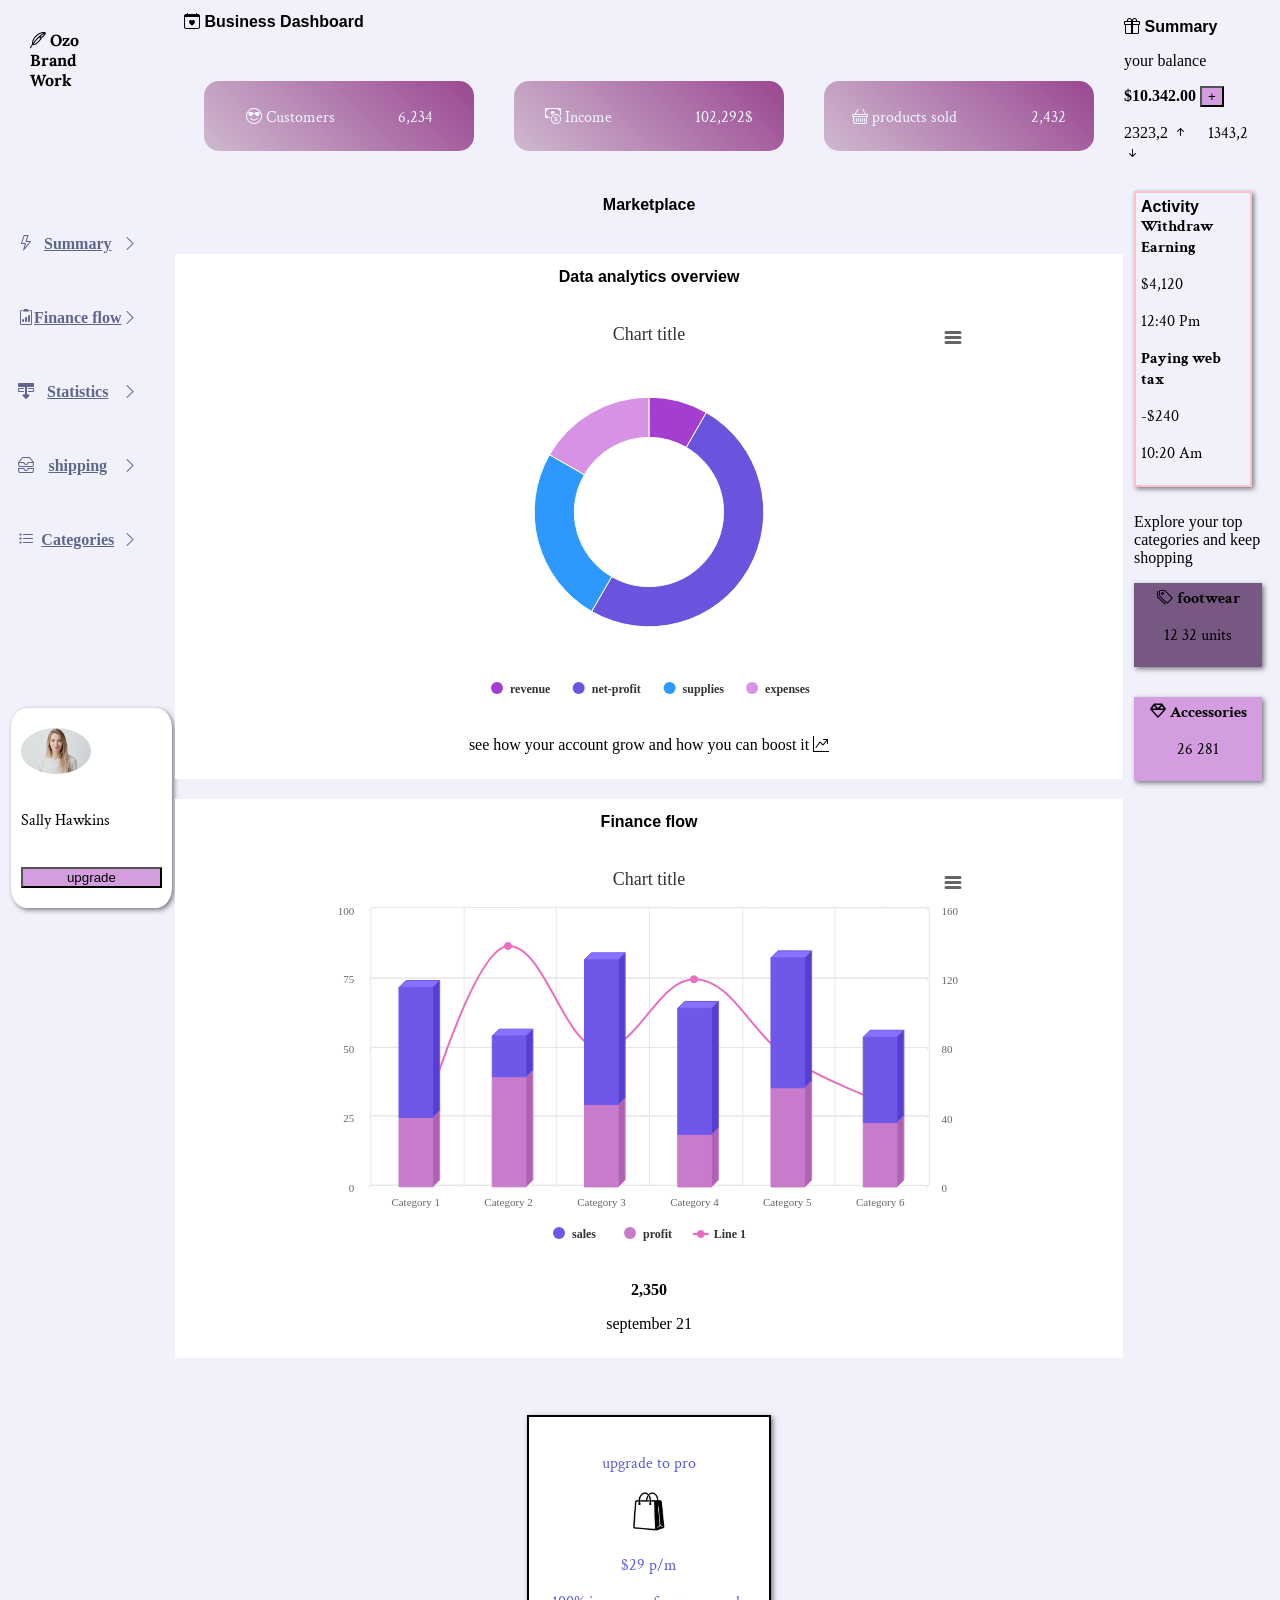
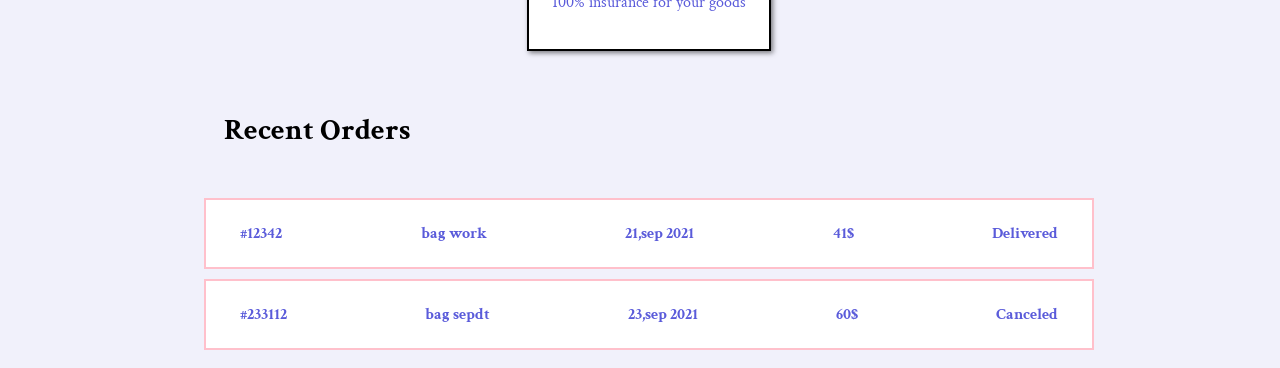
<file: index.html>
<!DOCTYPE html>
<html lang="en">
<head>
    <meta charset="UTF-8">
    <meta name="viewport" content="width=device-width, initial-scale=1.0">
    <title>Dashboard</title>
        <link rel="stylesheet" href="https://cdnjs.cloudflare.com/ajax/libs/animate.css/4.1.1/animate.min.css"/>
<link rel="stylesheet" href="https://cdn.jsdelivr.net/npm/bootstrap-icons@1.11.3/font/bootstrap-icons.css">
<!-- Font Awesome -->
<link rel="stylesheet" href="https://cdnjs.cloudflare.com/ajax/libs/font-awesome/6.5.0/css/all.min.css">
<link rel="preconnect" href="https://fonts.googleapis.com">
<link rel="preconnect" href="https://fonts.gstatic.com" crossorigin>
<link href="https://fonts.googleapis.com/css2?family=Lobster+Two:ital,wght@0,400;0,700;1,400;1,700&family=Lora:ital,wght@0,400..700;1,400..700&display=swap" rel="stylesheet">
<link rel="preconnect" href="https://fonts.googleapis.com">
<link rel="preconnect" href="https://fonts.gstatic.com" crossorigin>
<link href="https://fonts.googleapis.com/css2?family=Crimson+Text:ital,wght@0,400;0,600;0,700;1,400;1,600;1,700&family=Lobster+Two:ital,wght@0,400;0,700;1,400;1,700&family=Lora:ital,wght@0,400..700;1,400..700&display=swap" rel="stylesheet">

    <link rel="stylesheet" href="./style.css">
</head>
<body>
    
<div class="container">

<div class="bar">
    
    <header> <i class="bi bi-feather"></i>  Ozo 
     <br>   Brand
    <br> Work </header>

<div class="box-nav"> 
    <nav>
<a href="#summary">
     <i class="bi bi-lightning"></i> <spam>Summary</spam><i class="bi bi-chevron-right"></i> </a>
<br>
<br>
<a href="#finance"> <i class="bi bi-clipboard2-data"></i> <span>Finance flow</span> <i class="bi bi-chevron-right"></i></a>
<br>
<br>
<a href="#data"> <i class="bi bi-layer-backward"></i> <span>Statistics</span>  <i class="bi bi-chevron-right"></i></a>
<br>
<br>
<a href="#order2"><i class="bi bi-inboxes"></i> <span>shipping</span>  <i class="bi bi-chevron-right"></i></a>
<br>
<br>
<a href="#Top">  <i class="bi bi-list-task"></i> <span>Categories</span>  <i class="bi bi-chevron-right"></i></a> 
<br>
<br>
    </nav>

</div>

<div class="user-info"> 
    <img src="./Screenshot 2025-05-14 091734.png" id="user">
    <p>Sally Hawkins</p>
<button id="upgrade" onclick="upgrade()" >upgrade</button></div>
</div>

<div class="popup-overlay" id="popup">
  <div class="popup-content">
    <h2>Upgrade to Premium</h2>
    <p>Enter your payment info to continue:</p>
    
    <form>
      <input type="text" placeholder="Full Name" required>
      <input type="email" placeholder="Email" required>
      <input type="text" placeholder="Card Number" required>
      <input type="text" placeholder="Expiry Date" required>
      <input type="text" placeholder="CVV" required>
      <button type="submit" id="sub">Submit</button>
    </form>

    <span id="closePopup">&times;</span>
  </div>
</div>


<div class="main">

    <header class="animate__animated animate__bounce">
          <i class="bi bi-calendar-heart"></i> Business Dashboard</header>

    <div class="boxex">

<div class="box1">
 <p><i class="bi bi-emoji-sunglasses"></i> Customers </p>
 
<p>6,234</p>
</div>

<div class="box1">
    <p> <i class="bi bi-cash-coin"></i> Income</p>
    <br>
    <p> 102,292$</p>
</div>

<div class="box1">
    <p><i class="bi bi-basket"></i> products sold</p>
    <br>
    <p>2,432</p>
</div>
    </div>


<div class="marketplace">

<header id="market">Marketplace </header>
<section class="data-anay">
<header id="data">Data analytics overview</header>
<svg version="1.1" style="font-family: Lato; font-size: 12px;" xmlns="http://www.w3.org/2000/svg" width="650" height="400" viewBox="0 0 650 400" aria-hidden="false" aria-label="Interactive chart"><defs aria-hidden="true"><clipPath ><rect x="0" y="0" width="630" height="302" fill="none"></rect></clipPath></defs><rect fill="#ffffff" x="0" y="0" width="650" height="400" rx="0" ry="0" aria-hidden="true"></rect><rect fill="none" x="10" y="45" width="630" height="302" aria-hidden="true"></rect><g data-z-index="0" aria-hidden="true"></g><rect fill="none" data-z-index="1" x="10" y="45" width="630" height="302" aria-hidden="true"></rect><g data-z-index="3" aria-hidden="false"><g data-z-index="0.1" opacity="1" transform="translate(10,45) scale(1 1)" style="cursor: pointer;" aria-hidden="false" clip-path="none"><path fill="#a53dd1" d="M 314.9766183162158 36.20000238111125 A 114.8 114.8 0 0 1 372.3202022955186 51.534255098547504 L 352.2581314920871 86.34726581405587 A 74.62 74.62 0 0 0 314.9848019055403 76.3800015477223 Z" transform="translate(0,0)" stroke="#ffffff" stroke-width="1" opacity="1" stroke-linejoin="round" tabindex="-1" role="img" aria-label="revenue, 10." style="outline: none;"></path><path fill="#6a54de" d="M 372.41963936374367 51.59162502415795 A 114.8 114.8 0 0 1 257.7387564983322 250.49969845503404 L 277.7801917239159 215.67480399577212 A 74.62 74.62 0 0 0 352.3227655864334 86.38455626570266 Z" transform="translate(0,0)" stroke="#ffffff" stroke-width="1" opacity="1" stroke-linejoin="round" tabindex="-1" role="img" aria-label="net-profit, 60." style="outline: none;"></path><path fill="#2d99fe" d="M 257.63928544707977 250.44238747123083 A 114.8 114.8 0 0 1 215.5119661896393 93.7184922636587 L 250.33277802326555 113.76701997137816 A 74.62 74.62 0 0 0 277.7155355406019 215.63755185630004 Z" transform="translate(0,0)" stroke="#ffffff" stroke-width="1" opacity="1" stroke-linejoin="round" tabindex="-1" role="img" aria-label="supplies, 30." style="outline: none;"></path><path fill="#d792e5" d="M 215.56929743184148 93.61903288718119 A 114.8 114.8 0 0 1 314.8405451031094 36.20011073987982 L 314.8963543170211 76.38007198092187 A 74.62 74.62 0 0 0 250.37004333069694 113.70237137666777 Z" transform="translate(0,0)" stroke="#ffffff" stroke-width="1" opacity="1" stroke-linejoin="round" tabindex="-1" role="img" aria-label="expenses, 20." style="outline: none;"></path></g><g data-z-index="0.1" opacity="1" transform="translate(10,45) scale(1 1)" aria-hidden="true" clip-path="none"></g></g><g data-z-index="3" aria-hidden="true"><g stroke-linecap="round" style="cursor: pointer;" transform="translate(616,10)"><title>Chart context menu</title><rect fill="#ffffff" x="0.5" y="0.5" width="24" height="22" rx="2" ry="2" stroke="none" stroke-width="1"></rect><path fill="#666666" d="M 6 6.5 L 20 6.5 M 6 11.5 L 20 11.5 M 6 16.5 L 20 16.5" data-z-index="1" stroke="#666666" stroke-width="3"></path><text font-family='Lato-Regular,Lato' x="0" data-z-index="1" y="15.5" style="color: rgb(51, 51, 51); font-weight: normal; fill: rgb(51, 51, 51);"></text></g></g><text font-family='Lato-Regular,Lato' x="325" text-anchor="middle" data-z-index="4" style="color: rgb(51, 51, 51); font-size: 18px; fill: rgb(51, 51, 51);" y="24" aria-hidden="true">Chart title</text><text font-family='Lato-Regular,Lato' x="325" text-anchor="middle" data-z-index="4" style="color: rgb(102, 102, 102); fill: rgb(102, 102, 102);" y="44" aria-hidden="true"></text><text font-family='Lato-Regular,Lato' x="10" text-anchor="start" data-z-index="4" style="color: rgb(102, 102, 102); fill: rgb(102, 102, 102);" y="397" aria-hidden="true"></text><g data-z-index="7" aria-hidden="true" transform="translate(157,359)"><rect fill="none" rx="0" ry="0" x="0" y="0" width="336" height="26"></rect><g data-z-index="1"><g><g data-z-index="1" transform="translate(8,3)"><text font-family='Lato-Regular,Lato' x="21" text-anchor="start" data-z-index="2" y="15" style="color: rgb(51, 51, 51); cursor: pointer; font-size: 12px; font-weight: bold; fill: rgb(51, 51, 51);">revenue</text><rect x="2" y="4" width="12" height="12" fill="#a53dd1" rx="6" ry="6" data-z-index="3"></rect></g><g data-z-index="1" transform="translate(89.70937728881836,3)"><text font-family='Lato-Regular,Lato' x="21" y="15" text-anchor="start" data-z-index="2" style="color: rgb(51, 51, 51); cursor: pointer; font-size: 12px; font-weight: bold; fill: rgb(51, 51, 51);">net-profit</text><rect x="2" y="4" width="12" height="12" fill="#6a54de" rx="6" ry="6" data-z-index="3"></rect></g><g data-z-index="1" transform="translate(180.6148452758789,3)"><text font-family='Lato-Regular,Lato' x="21" y="15" text-anchor="start" data-z-index="2" style="color: rgb(51, 51, 51); cursor: pointer; font-size: 12px; font-weight: bold; fill: rgb(51, 51, 51);">supplies</text><rect x="2" y="4" width="12" height="12" fill="#2d99fe" rx="6" ry="6" data-z-index="3"></rect></g><g data-z-index="1" transform="translate(263.10039138793945,3)"><text font-family='Lato-Regular,Lato' x="21" y="15" text-anchor="start" data-z-index="2" style="color: rgb(51, 51, 51); cursor: pointer; font-size: 12px; font-weight: bold; fill: rgb(51, 51, 51);">expenses</text><rect x="2" y="4" width="12" height="12" fill="#d792e5" rx="6" ry="6" data-z-index="3"></rect></g></g></g></g></svg>
<p> see how your account grow and how you can boost it <i class="bi bi-graph-up-arrow"></i> </p>
<!-- put a meter or picture-->
</section>
<section class="data-anay" id="data">
<header id="finance">Finance flow</header>
<svg version="1.1" style="font-family: Roboto; font-size: 12px;" xmlns="http://www.w3.org/2000/svg" width="650" height="400" viewBox="0 0 650 400" aria-hidden="false" aria-label="Interactive chart"><defs aria-hidden="true"><clipPath ><rect x="0" y="0" width="650" height="400" fill="none"></rect></clipPath><clipPath ><rect x="0" y="0" width="650" height="400" fill="none"></rect></clipPath></defs><rect fill="#ffffff" x="0" y="0" width="650" height="400" rx="0" ry="0" aria-hidden="true"></rect><g stroke-linejoin="round" data-z-index="-1000" aria-hidden="true"><path fill="none" d="M 44.232540410337094 326.82181848156984 L 603.689723111237 326.99224753857783 L 605.7847740603165 324.8975156759055 L 46.3275913594166 324.7270866188975 Z" visibility="hidden"></path><path fill="none" d="M 47.3022222481618 323.7527552722537 L 604.7755142302641 323.9225799709035 L 602.6977777518382 326 L 45.22448576973591 325.8301753013502 Z" visibility="visible"></path><path fill="none" d="M 44.232540410337094 326.82181848156984 L 46.3275913594166 324.7270866188975 L 47.3022222481618 323.7527552722537 L 45.22448576973591 325.8301753013502 Z" visibility="hidden"></path><path fill="none" d="M 605.7847740603165 324.8975156759055 L 603.689723111237 326.99224753857783 L 602.6977777518382 326 L 604.7755142302641 323.9225799709035 Z" visibility="hidden"></path><path fill="none" d="M 603.689723111237 326.99224753857783 L 44.232540410337094 326.82181848156984 L 45.22448576973591 325.8301753013502 L 602.6977777518382 326 Z" visibility="visible"></path><path fill="none" d="M 46.3275913594166 324.7270866188975 L 605.7847740603165 324.8975156759055 L 604.7755142302641 323.9225799709035 L 47.3022222481618 323.7527552722537 Z" visibility="hidden"></path></g><g stroke-linejoin="round" data-z-index="-1000" aria-hidden="true"><path fill="none" d="M 44.232540410337094 326.82181848156984 L 45.22448576973591 325.8301753013502 L 47.3022222481618 323.7527552722537 L 46.3275913594166 324.7270866188975 Z" visibility="hidden"></path><path fill="none" d="M 46.3275913594166 46.982385987245095 L 47.3022222481618 47 L 45.22448576973591 49.077420029096544 L 44.232540410337094 49.07711784991744 Z" visibility="visible"></path><path fill="none" d="M 46.3275913594166 324.7270866188975 L 46.3275913594166 46.982385987245095 L 44.232540410337094 49.07711784991744 L 44.232540410337094 326.82181848156984 Z" visibility="hidden"></path><path fill="none" d="M 47.3022222481618 47 L 47.3022222481618 323.7527552722537 L 45.22448576973591 325.8301753013502 L 45.22448576973591 49.077420029096544 Z" visibility="visible"></path><path fill="none" d="M 44.232540410337094 326.82181848156984 L 44.232540410337094 49.07711784991744 L 45.22448576973591 49.077420029096544 L 45.22448576973591 325.8301753013502 Z" visibility="visible"></path><path fill="none" d="M 46.3275913594166 46.982385987245095 L 46.3275913594166 324.7270866188975 L 47.3022222481618 323.7527552722537 L 47.3022222481618 47 Z" visibility="hidden"></path></g><g stroke-linejoin="round" data-z-index="-1000" aria-hidden="true"><path fill="none" d="M 605.7847740603165 324.8975156759055 L 46.3275913594166 324.7270866188975 L 47.3022222481618 323.7527552722537 L 604.7755142302641 323.9225799709035 Z" visibility="hidden"></path><path fill="none" d="M 46.3275913594166 46.982385987245095 L 605.7847740603165 47.15281504425306 L 604.7755142302641 47.16982469864979 L 47.3022222481618 47 Z" visibility="visible"></path><path fill="none" d="M 46.3275913594166 324.7270866188975 L 46.3275913594166 46.982385987245095 L 47.3022222481618 47 L 47.3022222481618 323.7527552722537 Z" visibility="hidden"></path><path fill="none" d="M 605.7847740603165 47.15281504425306 L 605.7847740603165 324.8975156759055 L 604.7755142302641 323.9225799709035 L 604.7755142302641 47.16982469864979 Z" visibility="hidden"></path><path fill="none" d="M 47.3022222481618 47 L 604.7755142302641 47.16982469864979 L 604.7755142302641 323.9225799709035 L 47.3022222481618 323.7527552722537 Z" visibility="visible"></path><path fill="none" d="M 46.3275913594166 324.7270866188975 L 605.7847740603165 324.8975156759055 L 605.7847740603165 47.15281504425306 L 46.3275913594166 46.982385987245095 Z" visibility="hidden"></path></g><rect fill="none" x="44" y="47" width="562" height="279" aria-hidden="true"></rect><g data-z-index="0" aria-hidden="true"></g><rect fill="none" data-z-index="1" x="44" y="47" width="562" height="279" aria-hidden="true"></rect><g data-z-index="1" aria-hidden="true"><path fill="none" stroke="#e6e6e6" stroke-width="1" stroke-dasharray="none" data-z-index="1" d="M 140.04911335194572 47.02825375324511 L 140.04911335194572 323.78100902549875 M 137.97137687351977 325.8584290545953 L 140.04911335194572 323.78100902549875" opacity="1"></path><path fill="none" stroke="#e6e6e6" stroke-width="1" stroke-dasharray="none" data-z-index="1" d="M 232.30003177603027 47.056356416900684 L 232.30003177603027 323.80911168915435 M 230.22229529760435 325.8865317182509 L 232.30003177603027 323.80911168915435" opacity="1"></path><path fill="none" stroke="#e6e6e6" stroke-width="1" stroke-dasharray="none" data-z-index="1" d="M 325.54289555951357 47.08476125973533 L 325.54289555951357 323.837516531989 M 323.4651590810877 325.91493656108554 L 325.54289555951357 323.837516531989" opacity="1"></path><path fill="none" stroke="#e6e6e6" stroke-width="1" stroke-dasharray="none" data-z-index="1" d="M 418.7857593429969 47.113166102570005 L 418.7857593429969 323.86592137482364 M 416.708022864571 325.9433414039202 L 418.7857593429969 323.86592137482364" opacity="1"></path><path fill="none" stroke="#e6e6e6" stroke-width="1" stroke-dasharray="none" data-z-index="1" d="M 511.03667776708147 47.14126876622558 L 511.03667776708147 323.89402403847924 M 508.9589412886555 325.9714440675758 L 511.03667776708147 323.89402403847924" opacity="1"></path><path fill="none" stroke="#e6e6e6" stroke-width="1" stroke-dasharray="none" data-z-index="1" d="M 605.2714869099634 47.169975788239356 L 605.2714869099634 323.922731060493 M 603.1937504315376 326.00015108958956 L 605.2714869099634 323.922731060493" opacity="1"></path><path fill="none" stroke="#e6e6e6" stroke-width="1" stroke-dasharray="none" data-z-index="1" d="M 46.80624956846242 46.999848910410435 L 46.80624956846242 323.75260418266413 M 44.72851309003653 325.83002421176064 L 46.80624956846242 323.75260418266413" opacity="1"></path></g><g data-z-index="1" aria-hidden="true"></g><g data-z-index="1" aria-hidden="true"><path fill="none" stroke="#e6e6e6" stroke-width="1" stroke-dasharray="none" data-z-index="1" d="M 47.3022222481618 324.248727951953 L 604.7755142302641 324.4185526506028 M 45.22448576973591 326.32614798104953 L 47.3022222481618 324.248727951953 M 602.6977777518382 326.4959726796993 L 604.7755142302641 324.4185526506028" opacity="1"></path><path fill="none" stroke="#e6e6e6" stroke-width="1" stroke-dasharray="none" data-z-index="1" d="M 47.3022222481618 254.81255279403993 L 604.7755142302641 254.98237749268972 M 45.22448576973591 256.8899728231365 L 47.3022222481618 254.81255279403993 M 602.6977777518382 257.05979752178627 L 604.7755142302641 254.98237749268972" opacity="1"></path><path fill="none" stroke="#e6e6e6" stroke-width="1" stroke-dasharray="none" data-z-index="1" d="M 47.3022222481618 186.3683229955256 L 604.7755142302641 186.5381476941754 M 45.22448576973591 188.44574302462212 L 47.3022222481618 186.3683229955256 M 602.6977777518382 188.6155677232719 L 604.7755142302641 186.5381476941754" opacity="1"></path><path fill="none" stroke="#e6e6e6" stroke-width="1" stroke-dasharray="none" data-z-index="1" d="M 47.3022222481618 116.93214783761249 L 604.7755142302641 117.10197253626228 M 45.22448576973591 119.00956786670903 L 47.3022222481618 116.93214783761249 M 602.6977777518382 119.17939256535882 L 604.7755142302641 117.10197253626228" opacity="1"></path><path fill="none" stroke="#e6e6e6" stroke-width="1" stroke-dasharray="none" data-z-index="1" d="M 47.3022222481618 46.50402732030065 L 604.7755142302641 46.67385201895044 M 45.22448576973591 48.581447349397195 L 47.3022222481618 46.50402732030065 M 602.6977777518382 48.75127204804696 L 604.7755142302641 46.67385201895044" opacity="1"></path></g><g data-z-index="1" aria-hidden="true"><path fill="none" stroke="#e6e6e6" stroke-width="1" stroke-dasharray="none" data-z-index="1" d="M 47.3022222481618 324.248727951953 L 604.7755142302641 324.4185526506028 M 45.22448576973591 326.32614798104953 L 47.3022222481618 324.248727951953 M 602.6977777518382 326.4959726796993 L 604.7755142302641 324.4185526506028" opacity="1"></path><path fill="none" stroke="#e6e6e6" stroke-width="1" stroke-dasharray="none" data-z-index="1" d="M 47.3022222481618 254.81255279403993 L 604.7755142302641 254.98237749268972 M 45.22448576973591 256.8899728231365 L 47.3022222481618 254.81255279403993 M 602.6977777518382 257.05979752178627 L 604.7755142302641 254.98237749268972" opacity="1"></path><path fill="none" stroke="#e6e6e6" stroke-width="1" stroke-dasharray="none" data-z-index="1" d="M 47.3022222481618 186.3683229955256 L 604.7755142302641 186.5381476941754 M 45.22448576973591 188.44574302462212 L 47.3022222481618 186.3683229955256 M 602.6977777518382 188.6155677232719 L 604.7755142302641 186.5381476941754" opacity="1"></path><path fill="none" stroke="#e6e6e6" stroke-width="1" stroke-dasharray="none" data-z-index="1" d="M 47.3022222481618 116.93214783761249 L 604.7755142302641 117.10197253626228 M 45.22448576973591 119.00956786670903 L 47.3022222481618 116.93214783761249 M 602.6977777518382 119.17939256535882 L 604.7755142302641 117.10197253626228" opacity="1"></path><path fill="none" stroke="#e6e6e6" stroke-width="1" stroke-dasharray="none" data-z-index="1" d="M 47.3022222481618 46.50402732030065 L 604.7755142302641 46.67385201895044 M 45.22448576973591 48.581447349397195 L 47.3022222481618 46.50402732030065 M 602.6977777518382 48.75127204804696 L 604.7755142302641 46.67385201895044" opacity="1"></path></g><g data-z-index="2" aria-hidden="true"><path fill="none" stroke="#ccd6eb" stroke-width="1" data-z-index="7" d="M 0 0"></path></g><g data-z-index="2" aria-hidden="true"><path fill="none" data-z-index="7" d="M 0 0"></path></g><g data-z-index="2" aria-hidden="true"><path fill="none" data-z-index="7" d="M 0 0"></path></g><g data-z-index="2" aria-hidden="true"><path fill="none" data-z-index="7" d="M 0 0"></path></g><g data-z-index="3" aria-hidden="false"><g data-z-index="0.1" opacity="1" transform="translate(44,47) scale(1 1)" clip-path="url(#highcharts-zvu5izd-150-)" aria-hidden="true"><path fill="none" d="M 47.68059343491072 237.33141406873298 C 47.68059343491072 237.33141406873298 103.42792263312117 38.09773438915198 140.59280876526145 38.09773438915198 C 177.75769489739895 38.09773438915198 196.34013796346773 140.52455795632744 233.50502409560522 140.52455795632744 C 270.66991022774675 140.52455795632744 289.25235329381746 71.36467325470566 326.41723942595894 71.36467325470566 C 363.5821255581004 71.36467325470566 382.1645686241712 124.5181847368421 419.3294547563126 148.88374884737834 C 456.4943408884501 173.24931295791203 512.2416700866564 193.19249380738052 512.2416700866564 193.19249380738052" data-z-index="1" stroke="#eb6dc0" stroke-width="2" stroke-linejoin="round" stroke-linecap="round"></path><path fill="none" d="M 47.68059343491072 237.33141406873298 C 47.68059343491072 237.33141406873298 103.42792263312117 38.09773438915198 140.59280876526145 38.09773438915198 C 177.75769489739895 38.09773438915198 196.34013796346773 140.52455795632744 233.50502409560522 140.52455795632744 C 270.66991022774675 140.52455795632744 289.25235329381746 71.36467325470566 326.41723942595894 71.36467325470566 C 363.5821255581004 71.36467325470566 382.1645686241712 124.5181847368421 419.3294547563126 148.88374884737834 C 456.4943408884501 173.24931295791203 512.2416700866564 193.19249380738052 512.2416700866564 193.19249380738052" data-z-index="2" stroke-linecap="round" stroke-linejoin="round" stroke="rgba(192,192,192,0.0001)" stroke-width="22" style="cursor: pointer;"></path></g><g data-z-index="0.1" opacity="1" transform="translate(44,47) scale(1 1)" clip-path="none" style="cursor: pointer;" aria-hidden="false"><path fill="#eb6dc0" d="M 512 193.19249380738052 A 0 0 0 1 1 512 193.19249380738052 Z" data-z-index="-1" fill-opacity="0.25" visibility="hidden"></path><path fill="#eb6dc0" d="M 47 241.33141406873298 A 4 4 0 1 1 47.00399999933334 241.33141206873316 Z" opacity="1" tabindex="-1" role="img" aria-label="Category 1, 15. Line 1." style="outline: none;"></path><path fill="#eb6dc0" d="M 140 42.09773438915198 A 4 4 0 1 1 140.00399999933333 42.09773238915215 Z" opacity="1" tabindex="-1" role="img" aria-label="Category 2, 87. Line 1." style="outline: none;"></path><path fill="#eb6dc0" d="M 233 144.52455795632744 A 4 4 0 1 1 233.00399999933333 144.52455595632762 Z" opacity="1" tabindex="-1" role="img" aria-label="Category 3, 50. Line 1." style="outline: none;"></path><path fill="#eb6dc0" d="M 326 75.36467325470566 A 4 4 0 1 1 326.00399999933336 75.36467125470583 Z" opacity="1" tabindex="-1" role="img" aria-label="Category 4, 75. Line 1." style="outline: none;"></path><path fill="#eb6dc0" d="M 419 152.88374884737834 A 4 4 0 1 1 419.00399999933336 152.88374684737852 Z" opacity="1" tabindex="-1" role="img" aria-label="Category 5, 47. Line 1." style="outline: none;"></path><path fill="#eb6dc0" d="M 512 197.19249380738052 A 4 4 0 1 1 512.0039999993334 197.1924918073807 Z" opacity="1" tabindex="-1" role="img" aria-label="Category 6, 31. Line 1." style="outline: none;" stroke-width="0.0006315216969912107"></path></g><g transform="translate(44,47) scale(1 1)" visibility="visible" data-z-index="9" opacity="1" clip-path="none" style="cursor: pointer;" aria-hidden="false"><g stroke-linejoin="round" data-z-index="30100600" stroke="#c87acb" stroke-width="1" opacity="1" tabindex="-1" role="img" aria-label="Category 1, 41. profit." style="outline: none;"><path fill="#c87acb" d="M 31.00016102235216 278.82192884314713 L 64.72630324190996 278.8322029352363 L 64.72630324190996 209.39602777732318 L 31.00016102235216 209.38575368523408 Z" data-z-index="0"></path><path fill="rgb(225,147,228)" d="M 64.72630324190996 209.39602777732318 L 71.65209150332973 202.47129434700142 L 37.925949283771956 202.46102025491228 L 31.00016102235216 209.38575368523408 Z" data-z-index="0"></path><path fill="rgb(175,97,178)" d="M 64.72630324190996 209.39602777732318 L 64.72630324190996 278.8322029352363 L 71.65209150332973 271.9074695049145 L 71.65209150332973 202.47129434700142 Z" data-z-index="0"></path></g><g stroke-linejoin="round" data-z-index="30101910" stroke="#6f58e9" stroke-width="1" opacity="1" tabindex="-1" role="img" aria-label="Category 1, 75. sales." style="outline: none;"><path fill="#6f58e9" d="M 31.00016102235216 209.38575368523408 L 64.72630324190996 209.39602777732318 L 64.72630324190996 79.4511856960858 L 31.00016102235216 79.44091160399667 Z" data-z-index="0"></path><path fill="rgb(136,113,255)" d="M 64.72630324190996 79.4511856960858 L 71.65209150332973 72.52645226576404 L 37.925949283771956 72.5161781736749 L 31.00016102235216 79.44091160399667 Z" data-z-index="0"></path><path fill="rgb(86,63,208)" d="M 64.72630324190996 79.4511856960858 L 64.72630324190996 209.39602777732318 L 71.65209150332973 202.47129434700142 L 71.65209150332973 72.52645226576404 Z" data-z-index="0"></path></g><g stroke-linejoin="round" data-z-index="124101010" stroke="#c87acb" stroke-width="1" opacity="1" tabindex="-1" role="img" aria-label="Category 2, 64. profit." style="outline: none;"><path fill="#c87acb" d="M 124.24302480583546 278.8503336859818 L 157.9691670253933 278.86060777807097 L 157.9691670253933 168.75467288480874 L 124.24302480583546 168.7443987927196 Z" data-z-index="0"></path><path fill="rgb(225,147,228)" d="M 157.9691670253933 168.75467288480874 L 164.89495528681306 161.82993945448698 L 131.16881306725523 161.81966536239784 L 124.24302480583546 168.7443987927196 Z" data-z-index="0"></path><path fill="rgb(175,97,178)" d="M 157.9691670253933 168.75467288480874 L 157.9691670253933 278.86060777807097 L 164.89495528681306 271.9358743477492 L 164.89495528681306 161.82993945448698 Z" data-z-index="0"></path></g><g stroke-linejoin="round" data-z-index="124101420" stroke="#6f58e9" stroke-width="1" opacity="1" tabindex="-1" role="img" aria-label="Category 2, 24. sales." style="outline: none;"><path fill="#6f58e9" d="M 124.24302480583546 168.7443987927196 L 157.9691670253933 168.75467288480874 L 157.9691670253933 128.08491314945965 L 124.24302480583546 128.07463905737052 Z" data-z-index="0"></path><path fill="rgb(136,113,255)" d="M 157.9691670253933 128.08491314945965 L 164.89495528681306 121.16017971913789 L 131.16881306725523 121.14990562704875 L 124.24302480583546 128.07463905737052 Z" data-z-index="0"></path><path fill="rgb(86,63,208)" d="M 157.9691670253933 128.08491314945965 L 157.9691670253933 168.75467288480874 L 164.89495528681306 161.82993945448698 L 164.89495528681306 121.16017971913789 Z" data-z-index="0"></path></g><g stroke-linejoin="round" data-z-index="217100730" stroke="#c87acb" stroke-width="1" opacity="1" tabindex="-1" role="img" aria-label="Category 3, 48. profit." style="outline: none;"><path fill="#c87acb" d="M 216.49394322992003 278.8784363496374 L 250.22008544947784 278.8887104417265 L 250.22008544947784 196.55724561162955 L 216.49394322992003 196.54697151954042 Z" data-z-index="0"></path><path fill="rgb(225,147,228)" d="M 250.22008544947784 196.55724561162955 L 257.1458737108976 189.6325121813078 L 223.4197314913398 189.62223808921865 L 216.49394322992003 196.54697151954042 Z" data-z-index="0"></path><path fill="rgb(175,97,178)" d="M 250.22008544947784 196.55724561162955 L 250.22008544947784 278.8887104417265 L 257.1458737108976 271.9639770114048 L 257.1458737108976 189.6325121813078 Z" data-z-index="0"></path></g><g stroke-linejoin="round" data-z-index="217102190" stroke="#6f58e9" stroke-width="1" opacity="1" tabindex="-1" role="img" aria-label="Category 3, 84. sales." style="outline: none;"><path fill="#6f58e9" d="M 216.49394322992003 196.54697151954042 L 250.22008544947784 196.55724561162955 L 250.22008544947784 51.73322313941081 L 216.49394322992003 51.72294904732168 Z" data-z-index="0"></path><path fill="rgb(136,113,255)" d="M 250.22008544947784 51.73322313941081 L 257.1458737108976 44.808489709089045 L 223.4197314913398 44.79821561699991 L 216.49394322992003 51.72294904732168 Z" data-z-index="0"></path><path fill="rgb(86,63,208)" d="M 250.22008544947784 51.73322313941081 L 250.22008544947784 196.55724561162955 L 257.1458737108976 189.6325121813078 L 257.1458737108976 44.808489709089045 Z" data-z-index="0"></path></g><g stroke-linejoin="round" data-z-index="311100430" stroke="#c87acb" stroke-width="1" opacity="1" tabindex="-1" role="img" aria-label="Category 4, 31. profit." style="outline: none;"><path fill="#c87acb" d="M 309.73680701340334 278.90684119247203 L 343.46294923296114 278.9171152845612 L 343.46294923296114 226.34401123642698 L 309.73680701340334 226.33373714433785 Z" data-z-index="0"></path><path fill="rgb(225,147,228)" d="M 343.46294923296114 226.34401123642698 L 350.3887374943809 219.4192778061052 L 316.6625952748231 219.40900371401608 L 309.73680701340334 226.33373714433785 Z" data-z-index="0"></path><path fill="rgb(175,97,178)" d="M 343.46294923296114 226.34401123642698 L 343.46294923296114 278.9171152845612 L 350.3887374943809 271.9923818542394 L 350.3887374943809 219.4192778061052 Z" data-z-index="0"></path></g><g stroke-linejoin="round" data-z-index="311101700" stroke="#6f58e9" stroke-width="1" opacity="1" tabindex="-1" role="img" aria-label="Category 4, 73. sales." style="outline: none;"><path fill="#6f58e9" d="M 309.73680701340334 226.33373714433785 L 343.46294923296114 226.34401123642698 L 343.46294923296114 100.36695059278463 L 309.73680701340334 100.3566765006955 Z" data-z-index="0"></path><path fill="rgb(136,113,255)" d="M 343.46294923296114 100.36695059278463 L 350.3887374943809 93.44221716246288 L 316.6625952748231 93.43194307037373 L 309.73680701340334 100.3566765006955 Z" data-z-index="0"></path><path fill="rgb(86,63,208)" d="M 343.46294923296114 100.36695059278463 L 343.46294923296114 226.34401123642698 L 350.3887374943809 219.4192778061052 L 350.3887374943809 93.44221716246288 Z" data-z-index="0"></path></g><g stroke-linejoin="round" data-z-index="405100900" stroke="#c87acb" stroke-width="1" opacity="1" tabindex="-1" role="img" aria-label="Category 5, 58. profit." style="outline: none;"><path fill="#c87acb" d="M 402.9796707968867 278.9352460353067 L 436.70581301644444 278.94552012739587 L 436.70581301644444 179.75098418751998 L 402.9796707968867 179.74071009543084 Z" data-z-index="0"></path><path fill="rgb(225,147,228)" d="M 436.70581301644444 179.75098418751998 L 443.6316012778642 172.82625075719824 L 409.9054590583064 172.81597666510908 L 402.9796707968867 179.74071009543084 Z" data-z-index="0"></path><path fill="rgb(175,97,178)" d="M 436.70581301644444 179.75098418751998 L 436.70581301644444 278.94552012739587 L 443.6316012778642 272.0207866970741 L 443.6316012778642 172.82625075719824 Z" data-z-index="0"></path></g><g stroke-linejoin="round" data-z-index="405102210" stroke="#6f58e9" stroke-width="1" opacity="1" tabindex="-1" role="img" aria-label="Category 5, 75. sales." style="outline: none;"><path fill="#6f58e9" d="M 402.9796707968867 179.74071009543084 L 436.70581301644444 179.75098418751998 L 436.70581301644444 49.80614210628261 L 402.9796707968867 49.79586801419347 Z" data-z-index="0"></path><path fill="rgb(136,113,255)" d="M 436.70581301644444 49.80614210628261 L 443.6316012778642 42.88140867596084 L 409.9054590583064 42.87113458387171 L 402.9796707968867 49.79586801419347 Z" data-z-index="0"></path><path fill="rgb(86,63,208)" d="M 436.70581301644444 49.80614210628261 L 436.70581301644444 179.75098418751998 L 443.6316012778642 172.82625075719824 L 443.6316012778642 42.88140867596084 Z" data-z-index="0"></path></g><g stroke-linejoin="round" data-z-index="498100550" stroke="rgb(200,122,203)" stroke-width="1" opacity="1" tabindex="-1" role="img" aria-label="Category 6, 38. profit." style="outline: none;"><path fill="rgb(200,122,203)" d="M 495.2305892209712 278.9633486989623 L 528.956731440529 278.9736227910514 L 528.956731440529 214.4971744301321 L 495.2305892209712 214.48690033804297 Z" data-z-index="0"></path><path fill="rgb(225,147,228)" d="M 528.956731440529 214.4971744301321 L 535.8825197019487 207.57244099981034 L 502.156377482391 207.5621669077212 L 495.2305892209712 214.48690033804297 Z" data-z-index="0"></path><path fill="rgb(175,97,178)" d="M 528.956731440529 214.4971744301321 L 528.956731440529 278.9736227910514 L 535.8825197019487 272.0488893607297 L 535.8825197019487 207.57244099981034 Z" data-z-index="0"></path></g><g stroke-linejoin="round" data-z-index="498101410" stroke="#6f58e9" stroke-width="1" opacity="1" tabindex="-1" role="img" aria-label="Category 6, 49. sales." style="outline: none;"><path fill="#6f58e9" d="M 495.2305892209712 214.48690033804297 L 528.956731440529 214.4971744301321 L 528.956731440529 129.18987352183888 L 495.2305892209712 129.17959942974974 Z" data-z-index="0"></path><path fill="rgb(136,113,255)" d="M 528.956731440529 129.18987352183888 L 535.8825197019487 122.26514009151711 L 502.156377482391 122.25486599942798 L 495.2305892209712 129.17959942974974 Z" data-z-index="0"></path><path fill="rgb(86,63,208)" d="M 528.956731440529 129.18987352183888 L 528.956731440529 214.4971744301321 L 535.8825197019487 207.57244099981034 L 535.8825197019487 122.26514009151711 Z" data-z-index="0"></path></g></g></g><g data-z-index="3" aria-hidden="true"><g stroke-linecap="round" style="cursor: pointer;" transform="translate(616,10)"><title>Chart context menu</title><rect fill="#ffffff" x="0.5" y="0.5" width="24" height="22" rx="2" ry="2" stroke="none" stroke-width="1"></rect><path fill="#666666" d="M 6 6.5 L 20 6.5 M 6 11.5 L 20 11.5 M 6 16.5 L 20 16.5" data-z-index="1" stroke="#666666" stroke-width="3"></path><text font-family='Roboto-Regular,Roboto' x="0" data-z-index="1" y="15.5" style="color: rgb(51, 51, 51); font-weight: normal; fill: rgb(51, 51, 51);"></text></g></g><text font-family='Roboto-Regular,Roboto' x="325" text-anchor="middle" data-z-index="4" style="color: rgb(51, 51, 51); font-size: 18px; fill: rgb(51, 51, 51);" y="24" aria-hidden="true">Chart title</text><text font-family='Roboto-Regular,Roboto' x="325" text-anchor="middle" data-z-index="4" style="color: rgb(102, 102, 102); fill: rgb(102, 102, 102);" y="46" aria-hidden="true"></text><text font-family='Roboto-Regular,Roboto' x="10" text-anchor="start" data-z-index="4" style="color: rgb(102, 102, 102); fill: rgb(102, 102, 102);" y="397" aria-hidden="true"></text><g data-z-index="7" aria-hidden="true" transform="translate(219,359)"><rect fill="none" rx="0" ry="0" x="0" y="0" width="211" height="26"></rect><g data-z-index="1"><g><g data-z-index="1" transform="translate(8,3)"><text font-family='Roboto-Regular,Roboto' x="21" text-anchor="start" data-z-index="2" y="15" style="color: rgb(51, 51, 51); cursor: pointer; font-size: 12px; font-weight: bold; fill: rgb(51, 51, 51);">sales</text><rect x="2" y="4" width="12" height="12" fill="#6f58e9" rx="6" ry="6" data-z-index="3"></rect></g><g data-z-index="1" transform="translate(79.001953125,3)"><text font-family='Roboto-Regular,Roboto' x="21" y="15" text-anchor="start" data-z-index="2" style="color: rgb(51, 51, 51); cursor: pointer; font-size: 12px; font-weight: bold; fill: rgb(51, 51, 51);">profit</text><rect x="2" y="4" width="12" height="12" fill="#c87acb" rx="6" ry="6" data-z-index="3"></rect></g><g data-z-index="1" transform="translate(149.78359413146973,3)"><path fill="none" d="M 0 11 L 16 11" stroke="#eb6dc0" stroke-width="2"></path><path fill="#eb6dc0" d="M 8 15 A 4 4 0 1 1 8.003999999333336 14.999998000000167 Z" opacity="1"></path><text font-family='Roboto-Regular,Roboto' x="21" y="15" text-anchor="start" data-z-index="2" style="color: rgb(51, 51, 51); cursor: pointer; font-size: 12px; font-weight: bold; fill: rgb(51, 51, 51);">Line 1</text></g></g></g></g><g data-z-index="7" aria-hidden="true"><text font-family='Roboto-Regular,Roboto' x="91.68059343491436" text-anchor="middle" transform="translate(0,0)" style="color: rgb(102, 102, 102); cursor: default; font-size: 11px; fill: rgb(102, 102, 102);" y="344.6941601089764" z="6.961566139548665" opacity="1">Category 1</text><text font-family='Roboto-Regular,Roboto' x="184.59280876525816" text-anchor="middle" transform="translate(0,0)" style="color: rgb(102, 102, 102); cursor: default; font-size: 11px; fill: rgb(102, 102, 102);" y="344.72246422541804" z="5.340024394615099" opacity="1">Category 2</text><text font-family='Roboto-Regular,Roboto' x="277.5050240956118" text-anchor="middle" transform="translate(0,0)" style="color: rgb(102, 102, 102); cursor: default; font-size: 11px; fill: rgb(102, 102, 102);" y="344.75076834185967" z="3.7184826496813628" opacity="1">Category 3</text><text font-family='Roboto-Regular,Roboto' x="370.4172394259556" text-anchor="middle" transform="translate(0,0)" style="color: rgb(102, 102, 102); cursor: default; font-size: 11px; fill: rgb(102, 102, 102);" y="344.7790724583013" z="2.096940904747804" opacity="1">Category 4</text><text font-family='Roboto-Regular,Roboto' x="463.32945475630925" text-anchor="middle" transform="translate(0,0)" style="color: rgb(102, 102, 102); cursor: default; font-size: 11px; fill: rgb(102, 102, 102);" y="344.80737657474293" z="0.4753991598140601" opacity="1">Category 5</text><text font-family='Roboto-Regular,Roboto' x="556.2416700866629" text-anchor="middle" transform="translate(0,0)" style="color: rgb(102, 102, 102); cursor: default; font-size: 11px; fill: rgb(102, 102, 102);" y="344.8356806911846" z="-1.1461425851196694" opacity="1">Category 6</text></g><g data-z-index="7" aria-hidden="true"></g><g data-z-index="7" aria-hidden="true"><text font-family='Roboto-Regular,Roboto' x="30.343038862310607" text-anchor="end" transform="translate(0,0)" style="color: rgb(102, 102, 102); cursor: default; font-size: 11px; fill: rgb(102, 102, 102);" y="330.789902098344" z="7.85890936528331" opacity="1">0</text><text font-family='Roboto-Regular,Roboto' x="30.343038862310607" text-anchor="end" transform="translate(0,0)" style="color: rgb(102, 102, 102); cursor: default; font-size: 11px; fill: rgb(102, 102, 102);" y="261.3537269404309" z="6.646896419534848" opacity="1">25</text><text font-family='Roboto-Regular,Roboto' x="30.343038862310607" text-anchor="end" transform="translate(0,0)" style="color: rgb(102, 102, 102); cursor: default; font-size: 11px; fill: rgb(102, 102, 102);" y="191.9175517825178" z="5.434883473786385" opacity="1">50</text><text font-family='Roboto-Regular,Roboto' x="30.343038862310607" text-anchor="end" transform="translate(0,0)" style="color: rgb(102, 102, 102); cursor: default; font-size: 11px; fill: rgb(102, 102, 102);" y="122.48137662460466" z="4.22287052803793" opacity="1">75</text><text font-family='Roboto-Regular,Roboto' x="30.343038862310607" text-anchor="end" transform="translate(0,0)" style="color: rgb(102, 102, 102); cursor: default; font-size: 11px; fill: rgb(102, 102, 102);" y="54.03714682609035" z="3.028172052943013" opacity="1">100</text></g><g data-z-index="7" aria-hidden="true"><text font-family='Roboto-Regular,Roboto' x="617.5792246592634" text-anchor="start" transform="translate(0,0)" style="color: rgb(102, 102, 102); cursor: default; font-size: 11px; fill: rgb(102, 102, 102);" y="330.9597267969938" z="-1.8703411043187543" opacity="1">0</text><text font-family='Roboto-Regular,Roboto' x="617.5792246592634" text-anchor="start" transform="translate(0,0)" style="color: rgb(102, 102, 102); cursor: default; font-size: 11px; fill: rgb(102, 102, 102);" y="261.52355163908067" z="-3.0823540500672166" opacity="1">40</text><text font-family='Roboto-Regular,Roboto' x="617.5792246592634" text-anchor="start" transform="translate(0,0)" style="color: rgb(102, 102, 102); cursor: default; font-size: 11px; fill: rgb(102, 102, 102);" y="192.08737648116758" z="-4.294366995815679" opacity="1">80</text><text font-family='Roboto-Regular,Roboto' x="617.5792246592634" text-anchor="start" transform="translate(0,0)" style="color: rgb(102, 102, 102); cursor: default; font-size: 11px; fill: rgb(102, 102, 102);" y="122.65120132325447" z="-5.506379941564148" opacity="1">120</text><text font-family='Roboto-Regular,Roboto' x="617.5792246592634" text-anchor="start" transform="translate(0,0)" style="color: rgb(102, 102, 102); cursor: default; font-size: 11px; fill: rgb(102, 102, 102);" y="54.20697152474011" z="-6.701078416659044" opacity="1">160</text></g><g stroke-linejoin="round" data-z-index="1000" aria-hidden="true"><path fill="none" d="M 46.3275913594166 46.982385987245095 L 605.7847740603165 47.15281504425306 L 603.689723111237 49.24754690692541 L 44.232540410337094 49.07711784991744 Z" visibility="hidden"></path><path fill="none" d="M 45.22448576973591 49.077420029096544 L 602.6977777518382 49.247244727746335 L 604.7755142302641 47.16982469864979 L 47.3022222481618 47 Z" visibility="hidden"></path><path fill="none" d="M 46.3275913594166 46.982385987245095 L 44.232540410337094 49.07711784991744 L 45.22448576973591 49.077420029096544 L 47.3022222481618 47 Z" visibility="hidden"></path><path fill="none" d="M 603.689723111237 49.24754690692541 L 605.7847740603165 47.15281504425306 L 604.7755142302641 47.16982469864979 L 602.6977777518382 49.247244727746335 Z" visibility="hidden"></path><path fill="none" d="M 44.232540410337094 49.07711784991744 L 603.689723111237 49.24754690692541 L 602.6977777518382 49.247244727746335 L 45.22448576973591 49.077420029096544 Z" visibility="hidden"></path><path fill="none" d="M 605.7847740603165 47.15281504425306 L 46.3275913594166 46.982385987245095 L 47.3022222481618 47 L 604.7755142302641 47.16982469864979 Z" visibility="hidden"></path></g><g stroke-linejoin="round" data-z-index="1000" aria-hidden="true"><path fill="none" d="M 605.7847740603165 324.8975156759055 L 604.7755142302641 323.9225799709035 L 602.6977777518382 326 L 603.689723111237 326.99224753857783 Z" visibility="hidden"></path><path fill="none" d="M 603.689723111237 49.24754690692541 L 602.6977777518382 49.247244727746335 L 604.7755142302641 47.16982469864979 L 605.7847740603165 47.15281504425306 Z" visibility="visible"></path><path fill="none" d="M 602.6977777518382 49.247244727746335 L 602.6977777518382 326 L 604.7755142302641 323.9225799709035 L 604.7755142302641 47.16982469864979 Z" visibility="hidden"></path><path fill="none" d="M 603.689723111237 326.99224753857783 L 603.689723111237 49.24754690692541 L 605.7847740603165 47.15281504425306 L 605.7847740603165 324.8975156759055 Z" visibility="visible"></path><path fill="none" d="M 603.689723111237 49.24754690692541 L 603.689723111237 326.99224753857783 L 602.6977777518382 326 L 602.6977777518382 49.247244727746335 Z" visibility="visible"></path><path fill="none" d="M 605.7847740603165 324.8975156759055 L 605.7847740603165 47.15281504425306 L 604.7755142302641 47.16982469864979 L 604.7755142302641 323.9225799709035 Z" visibility="hidden"></path></g><g stroke-linejoin="round" data-z-index="1000" aria-hidden="true"><path fill="none" d="M 44.232540410337094 326.82181848156984 L 603.689723111237 326.99224753857783 L 602.6977777518382 326 L 45.22448576973591 325.8301753013502 Z" visibility="hidden"></path><path fill="none" d="M 603.689723111237 49.24754690692541 L 44.232540410337094 49.07711784991744 L 45.22448576973591 49.077420029096544 L 602.6977777518382 49.247244727746335 Z" visibility="hidden"></path><path fill="none" d="M 44.232540410337094 49.07711784991744 L 44.232540410337094 326.82181848156984 L 45.22448576973591 325.8301753013502 L 45.22448576973591 49.077420029096544 Z" visibility="hidden"></path><path fill="none" d="M 603.689723111237 326.99224753857783 L 603.689723111237 49.24754690692541 L 602.6977777518382 49.247244727746335 L 602.6977777518382 326 Z" visibility="hidden"></path><path fill="none" d="M 602.6977777518382 49.247244727746335 L 45.22448576973591 49.077420029096544 L 45.22448576973591 325.8301753013502 L 602.6977777518382 326 Z" visibility="hidden"></path><path fill="none" d="M 603.689723111237 326.99224753857783 L 44.232540410337094 326.82181848156984 L 44.232540410337094 49.07711784991744 L 603.689723111237 49.24754690692541 Z" visibility="hidden"></path></g></svg>
<p><B>2,350</B></p>
<p>september 21</p>
<!-- put analysis-->
</section>
<aside class="upgrade">
<p>upgrade to pro</p>
<img src="./Screenshot 2025-08-07 035616.png" id="bag">
<p>$29 p/m</p>
<p> 100% insurance for your goods</p>
</aside>
</div>


<div class="order" id="order2">
    <p id="recent"> Recent Orders </p>
    <br>

    <div class="row">
<p> #12342</p>
<p>bag work</p>
<p>21,sep 2021</p>
<p>41$</p>
<p> Delivered </p>
 
    </div>

    <div class="row">
<p> #233112</p>
<p>bag sepdt </p>
<p>23,sep 2021</p>
<p>60$</p>
<p> Canceled </p>
    </div>

</div>
</div>










<aside class="summary">
    <header><i class="bi bi-gift"></i>  Summary</header>

<section class="balance">
<p> your balance</p>
<b>$10.342.00</b>
<button class="add"> + </button>
<p>2323,2 <i class="bi bi-arrow-up-short"></i></span> 
<span>1343,2 <i class="bi bi-arrow-down-short"></i></span> 
</section>


<div class="activity">
<header>Activity</header>
  <b>Withdraw Earning</b> 
  <p>$4,120</p>
  <p>12:40 Pm</p>

  <b>Paying web tax</b> 
  <p>-$240</p>
  <p>10:20 Am</p>

</div>


<div class="Top-Categories" id="Top">
<p>Explore your top categories and keep shopping</p>


<div id="shoes">
    <i class="bi bi-tags"></i> <b>footwear</b>
<p>12 32 units</p>
</div>

<div id="Accessories">
   <i class="fa-regular fa-gem"></i> <b>Accessories</b>
<p>26 281</p>
</div>

</div>


</aside>




<script>
  const popup = document.getElementById('popup');
  const upgradeBtn = document.getElementById('upgradeBtn');
  const closePopup = document.getElementById('closePopup');
  const subb=document.getElementById('sub')

upgrade.addEventListener("click" ,() => {popup.style.display='flex'});
closePopup.addEventListener("click",() =>{popup.style.display ='none'} );
  subb.addEventListener("click", () => {
      window.open("sub.html", "_blank");  // أو "./sub.html" نفس المعنى
  });

</script>


</body>
</html>


</body>
</html>
</file>
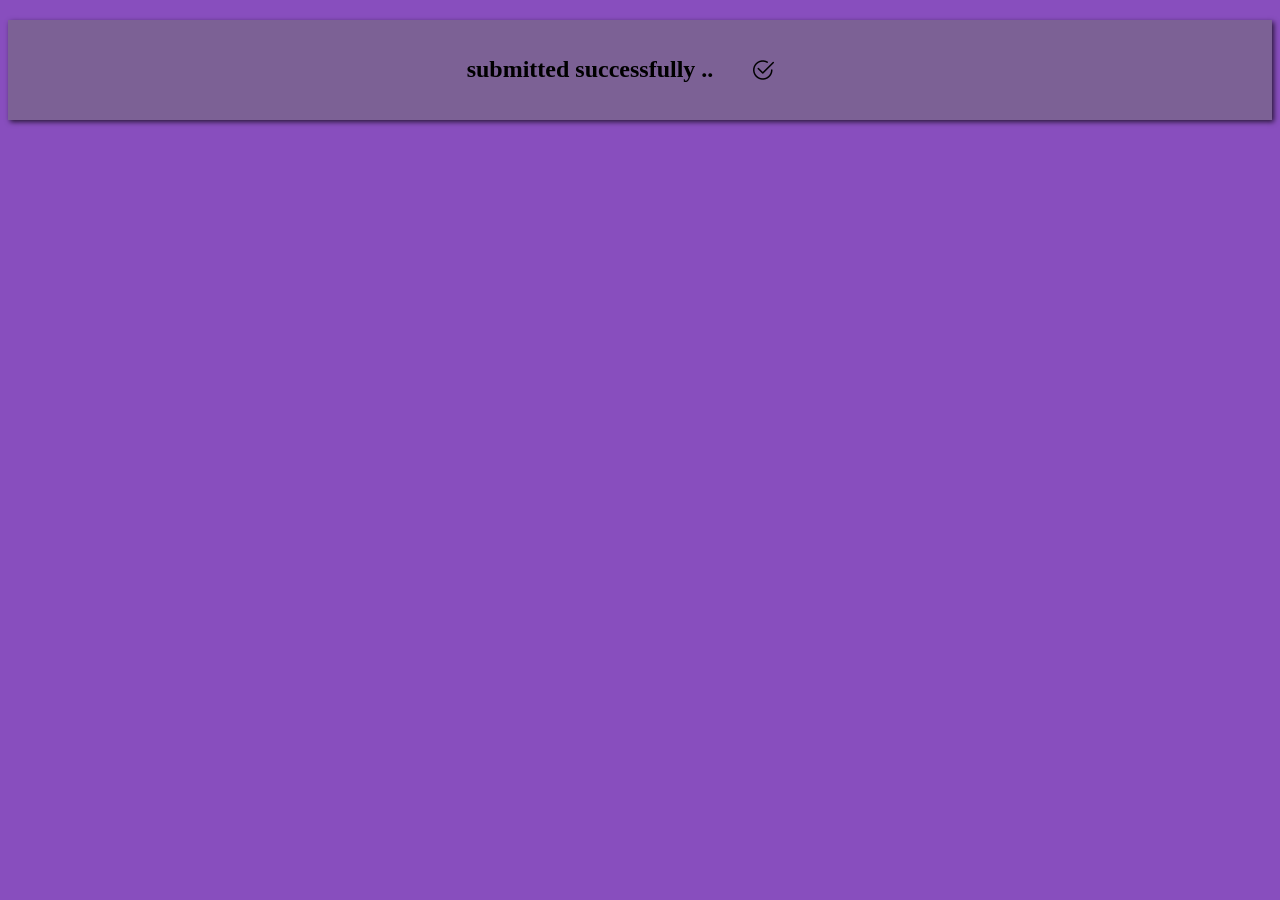
<file: sub.html>
<!DOCTYPE html>
<html lang="en">
<head>
  <meta charset="UTF-8">
  <title>Nav Link with Icons</title>
<link rel="stylesheet" href="./sub.css">
<link rel="stylesheet" href="https://cdn.jsdelivr.net/npm/bootstrap-icons@1.11.3/font/bootstrap-icons.css">

  <link rel="stylesheet" href="https://cdn.jsdelivr.net/npm/bootstrap-icons@1.11.3/font/bootstrap-icons.css">
</head>
<body>
<div>
<h2> submitted successfully .. <i class="bi bi-check2-circle"></i> </h2>
</div>

</body>
</html>
</file>
<file: style.css>
body{
background-color:#F1F1FB;

}
html {
  scroll-behavior: smooth;
}
.container{
display: flex;

}


.box-nav a{
display: flex;
flex-direction: row;
padding: 10px 10px;
justify-content: space-between;

}

.bar {
  display: flex;
  flex-direction: column;
  justify-content: space-between;  /* ✅ توزيع المساحات بالتساوي */
  height: 100vh;                   /* ✅ يملى طول الشاشة */
  margin-right: 0px;
  align-items: flex-start;
}

.bar header{
margin: 20px;
padding: 2px;
font-family:'Lora';
font-weight:700;
margin-bottom: 100;
}

nav > a {
flex-direction: column;
display: flex;
color:#5F668D ;
font-weight: 700;

}
.main{
 display: flex;
flex-wrap: wrap;
}

.main header{
margin-bottom: 30px;
font-family: sans-serif;
font-weight: 900;
margin-top: 5px;


}

.user-info{
width:80%;
display: flex;
flex-direction: column;
background-color: white;
padding: 10px;
justify-content:space-around;
height: 20%;
font-family: 'Crimson Text';
box-shadow: 2px 2px 5px rgba(0,0,0,0.5);
border-radius: 10%;
margin-left: 3px;
}

.user-info:hover{
  transform: scale(1.1,1.1);
  background-color: #d39de0;
}

.user-info p{
font-family:Verdana, sans-serif;
font-family: 'Crimson Text';
}


#user{
border-radius: 50%;
width: 50%;


}


.box1{
background: linear-gradient(45deg,rgb(207, 185, 207),rgb(154, 71, 146));
color: aliceblue;
margin-right: 20px;
margin: 20px ;
width: 250px;
height: 50px;
border-radius: 15px;
padding: 5px 5px;
display: flex;
font-family: 'Crimson Text';
flex-direction: row;
justify-content:space-around ;
padding: 10px;
}

.box1:hover{
transform: scale(1.1,1.1);

}

.marketplace {
  display: flex;
  flex-direction: column;
  align-items: center;  /* يوسّط كل العناصر جوه marketplace */
  text-align: center;
  width: 100%;
  margin-top: 20px;
}



.upgrade{
background-color: #FFFFFF;
width: 200px;
color:#5A5BDA ;
border:2px solid black ;
padding: 20px 20px;
margin-top: 5%;
font-family: 'Crimson Text';
box-shadow: 2px 2px 5px rgba(0,0,0,0.5);
animation: rotatee 1s ease-out  20  alternate-reverse;
}

@keyframes rotatee {
  0%{
    transform: rotate(0deg);
  }
100%{
  transform: rotate(20deg);
}
  
}




#bag{
width: 40px;
}

.boxex {
display: flex;
}

.row {
  width: 100%;               /* ✅ تمتد على طول الـ .main */
  display: flex;
  justify-content: space-between;
  border: 2px solid pink;
  background-color: #fff;
  padding: 10px 20px;
  box-sizing: border-box;
  margin-bottom: 10px;
  font-weight: bold;
  color: #5A5BDA;

}

.order {
  width: 100%;         /* ياخد عرض العنصر الأب (.main) */
  padding: 0 20px;     /* نفس margin الجانبي بتاع .box1 */
  box-sizing: border-box;
  display: flex;
  flex-direction: column;
  margin-top: 30px;
}


.row p {
padding: 6px 6px 6px 6px;
margin: 7px 8px 7px 8px ;
font-family: 'Crimson Text';

}

#recent {
font-family: 'Crimson Text';
font-size: 30px;
    padding-left: 20px;
    font-weight: 700;
}

.summary {
display: flex;
flex-direction: column;
width: 30%;
height: 110%;
margin: 10px;
justify-content: space-around;
margin: 10px 10px 10px 10px;

}

.activity{
border: 2px solid pink;
margin: 10px;
padding:5px 5px ;
font-family: 'Crimson Text';
box-shadow: 2px 2px 5px rgba(0,0,0,0.5);


}
.summary span {
    margin: 12px;
    padding: 4px 4px;
    font-family: 'Crimson Text';

}


#shoes{
background-color:#775883 ;
padding: 5px;
margin-bottom: 30px;
font-family: 'Crimson Text';
text-align: center;
box-shadow: 2px 2px 5px rgba(0,0,0,0.5);
}

#Accessories {
background-color:#d39de0 ;
padding: 5px;
font-family: 'Crimson Text';
text-align: center;
box-shadow: 2px 2px 5px rgba(0,0,0,0.5);
}

.summary header {
font-family: sans-serif;
font-weight: 700;
}

.data-anay{
background-color: white;
margin: 10px;
padding: 9px;
width: 100%;
}

button{

background-color: #d39de0;

}

button:hover{

  background-color: #775883;
}

.Top-Categories{
padding-left: 10px;

}


.popup-overlay {
  position: fixed;
  top: 0;
  left: 0;
  width: 100%;
  height: 100%;
  background-color: rgba(0,0,0,0.6);
  display: none;
  justify-content: center;
  align-items: center;
  z-index: 10000;
}

.popup-content {
  background: white;
  padding: 40px 30px;
  border-radius: 10px;
  width: 400px;
  position: relative;
  box-shadow: 0 0 15px rgba(0,0,0,0.3);
}

.popup-content h2 {
  margin-top: 0;
  font-size: 24px;
}

.popup-content form {
  display: flex;
  flex-direction: column;
  gap: 10px;
}

.popup-content input {
  padding: 10px;
  border: 1px solid #ccc;
  border-radius: 5px;
}

.popup-content button {
  background-color: #007bff;
  color: white;
  padding: 10px;
  border: none;
  border-radius: 5px;
  cursor: pointer;
}

#closePopup {
  position: absolute;
  top: 15px;
  right: 20px;
  font-size: 25px;
  color: #333;
  cursor: pointer;
}
#sub{
background-color: #d39de0;

}
</file>
<file: sub.css>
h2{
text-align: center;
justify-content: center;
align-items: center;
display: flex;

}
body{
    background-color: rgb(136, 78, 190);
}


i{

width: 100px;
height: 100px;
justify-content: center;
align-items: center;
display: flex;
}

 div{

background-color: rgb(124, 97, 149);
box-shadow: 2px 2px 5px rgba(0,0,0,0.7);

 }
</file>
